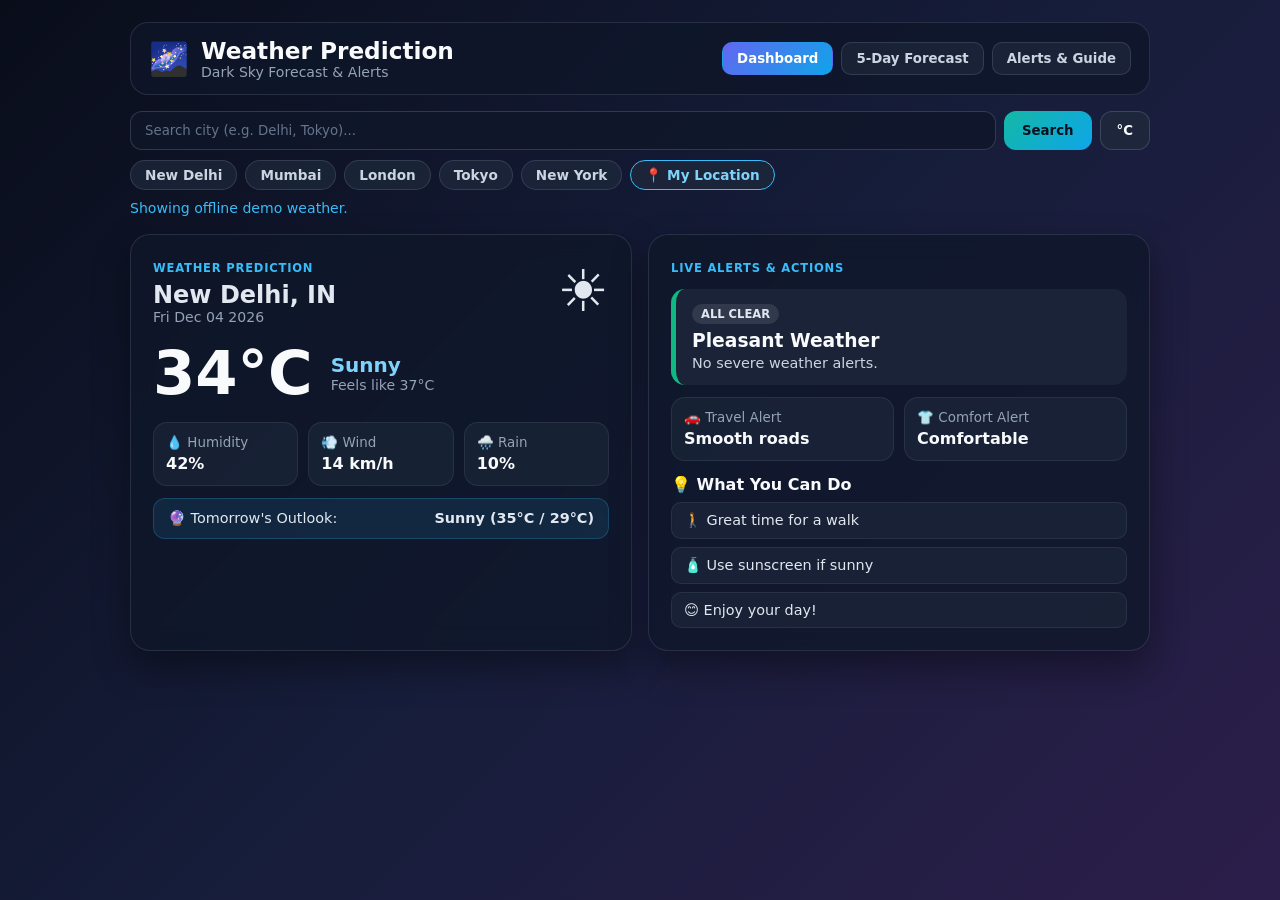
<file: index.html>
<!DOCTYPE html>
<html lang="en">
<head>
  <meta charset="UTF-8" />
  <meta name="viewport" content="width=device-width, initial-scale=1.0" />
  <title>Weather Prediction</title>
  <link rel="stylesheet" href="style.css" />
</head>
<body class="theme-sunny">
  <div class="container">
    <!-- Top Navbar with 3 Pages -->
    <nav class="navbar">
      <div class="brand">
        <span class="logo">🌌</span>
        <div>
          <h1>Weather Prediction</h1>
          <p class="muted">Dark Sky Forecast &amp; Alerts</p>
        </div>
      </div>

      <div class="nav-links">
        <button class="nav-btn active" onclick="openPage('homePage', this)">Dashboard</button>
        <button class="nav-btn" onclick="openPage('forecastPage', this)">5-Day Forecast</button>
        <button class="nav-btn" onclick="openPage('alertsPage', this)">Alerts &amp; Guide</button>
      </div>
    </nav>

    <!-- City Search Bar & Quick Cities -->
    <section class="search-panel">
      <form id="searchForm" class="search-box">
        <input id="cityInput" type="text" placeholder="Search city (e.g. Delhi, Tokyo)..." required />
        <button type="submit" class="btn-primary">Search</button>
        <button type="button" id="unitBtn" class="btn-dark">°C</button>
      </form>

      <div class="quick-cities">
        <button class="chip" data-city="New Delhi">New Delhi</button>
        <button class="chip" data-city="Mumbai">Mumbai</button>
        <button class="chip" data-city="London">London</button>
        <button class="chip" data-city="Tokyo">Tokyo</button>
        <button class="chip" data-city="New York">New York</button>
        <button id="locBtn" class="chip chip-glow">📍 My Location</button>
      </div>
      <p id="statusMsg" class="status"></p>
    </section>

    <!-- PAGE 1: Two-Column Dashboard -->
    <section id="homePage" class="page active">
      <div class="two-columns">
        <!-- Column 1: Weather Prediction -->
        <article class="card">
          <div class="card-head">
            <div>
              <span class="tag">WEATHER PREDICTION</span>
              <h2 id="cityName">--</h2>
              <p id="dateText" class="muted">--</p>
            </div>
            <div id="weatherIcon" class="big-icon">☀️</div>
          </div>

          <div class="temp-row">
            <span id="tempValue" class="temp">--°</span>
            <div>
              <p id="conditionText" class="condition">--</p>
              <p id="feelsLike" class="muted">Feels like --</p>
            </div>
          </div>

          <div class="stats">
            <div class="stat"><span>💧 Humidity</span><strong id="humidity">--%</strong></div>
            <div class="stat"><span>💨 Wind</span><strong id="wind">-- km/h</strong></div>
            <div class="stat"><span>🌧️ Rain</span><strong id="rainChance">--%</strong></div>
          </div>

          <div class="mini-next">
            <span>🔮 Tomorrow's Outlook:</span>
            <strong id="tomorrowText">--</strong>
          </div>
        </article>

        <!-- Column 2: Alert Column & Suggestions -->
        <article class="card">
          <span class="tag">LIVE ALERTS &amp; ACTIONS</span>

          <div id="alertBox" class="alert-box level-safe">
            <span id="alertBadge" class="alert-badge">STATUS</span>
            <h3 id="alertTitle">--</h3>
            <p id="alertDesc">--</p>
          </div>

          <!-- Specific Alert Cards -->
          <div class="specific-alerts">
            <div class="mini-alert"><span>🚗 Travel Alert</span><strong id="travelAlert">--</strong></div>
            <div class="mini-alert"><span>👕 Comfort Alert</span><strong id="comfortAlert">--</strong></div>
          </div>

          <!-- What You Can Do -->
          <div class="suggestions">
            <h3>💡 What You Can Do</h3>
            <ul id="suggestionList"></ul>
          </div>
        </article>
      </div>
    </section>

    <!-- PAGE 2: 5-Day Forecast -->
    <section id="forecastPage" class="page">
      <div class="card">
        <span class="tag">EXTENDED OUTLOOK</span>
        <h2>📅 5-Day Weather Prediction — <span id="forecastCity">--</span></h2>
        <div id="forecastGrid" class="forecast-grid"></div>
      </div>
    </section>

    <!-- PAGE 3: Alerts & Safety Guide -->
    <section id="alertsPage" class="page">
      <div class="card">
        <span class="tag">SAFETY CENTER</span>
        <h2>🚨 Alert Levels &amp; Safety Guide</h2>
        <p class="muted" id="guideSummary">Current city alert summary will appear here.</p>

        <div class="guide-grid">
          <div class="guide-card border-green">
            <h3>🟢 All Clear (Safe)</h3>
            <p>Normal temperatures and low wind. Ideal for walks, travel, and outdoor sports.</p>
          </div>
          <div class="guide-card border-amber">
            <h3>🟡 Advisory (Rain / Cold / Wind)</h3>
            <p>Carry an umbrella, wear warm layers, and drive carefully on wet or windy roads.</p>
          </div>
          <div class="guide-card border-red">
            <h3>🔴 Severe Warning (Heat / Storm)</h3>
            <p>Stay indoors, stay hydrated during heatwaves, and unplug devices during storms.</p>
          </div>
        </div>
      </div>
    </section>
  </div>

  <script src="script.js"></script>
</body>
</html>
</file>
<file: style.css>
* {
  box-sizing: border-box;
  margin: 0;
  padding: 0;
  font-family: "Segoe UI", system-ui, sans-serif;
}

body {
  min-height: 100vh;
  color: #e2e8f0;
  padding: 22px 16px;
  display: flex;
  justify-content: center;
  transition: background 0.6s ease;
}

/* Unique Dark Shades per Weather */
body.theme-sunny  { background: linear-gradient(135deg, #090d1a, #161d3a, #2c1e4a); }
body.theme-cloudy { background: linear-gradient(135deg, #0b111e, #1b2538, #283548); }
body.theme-rainy  { background: linear-gradient(135deg, #06131f, #0d2b3e, #123e52); }
body.theme-storm  { background: linear-gradient(135deg, #0c081c, #1f113d, #311042); }
body.theme-snow   { background: linear-gradient(135deg, #0a1424, #182c47, #223f5e); }

.container {
  width: 100%;
  max-width: 1020px;
  display: flex;
  flex-direction: column;
  gap: 16px;
}

/* Navbar */
.navbar {
  display: flex;
  flex-wrap: wrap;
  justify-content: space-between;
  align-items: center;
  gap: 12px;
  background: rgba(15, 23, 42, 0.78);
  border: 1px solid rgba(148, 163, 184, 0.18);
  border-radius: 18px;
  padding: 14px 18px;
}

.brand { display: flex; align-items: center; gap: 12px; }
.logo { font-size: 2rem; }
.brand h1 { font-size: 1.45rem; color: #f8fafc; }
.muted { color: #94a3b8; font-size: 0.88rem; }

.nav-links { display: flex; gap: 8px; flex-wrap: wrap; }
.nav-btn {
  padding: 8px 14px;
  border-radius: 10px;
  border: 1px solid rgba(148, 163, 184, 0.2);
  background: rgba(30, 41, 59, 0.7);
  color: #cbd5e1;
  font-weight: 600;
  cursor: pointer;
}
.nav-btn.active {
  background: linear-gradient(135deg, #6366f1, #0ea5e9);
  color: #ffffff;
  border-color: transparent;
}

/* Search Bar */
.search-panel { display: flex; flex-direction: column; gap: 10px; }
.search-box { display: flex; gap: 8px; flex-wrap: wrap; }
.search-box input {
  flex: 1;
  min-width: 220px;
  padding: 11px 14px;
  border-radius: 12px;
  border: 1px solid rgba(148, 163, 184, 0.25);
  background: rgba(15, 23, 42, 0.8);
  color: #f8fafc;
  outline: none;
}
.search-box input::placeholder { color: #64748b; }

button { border: none; cursor: pointer; font-weight: 600; transition: 0.2s; }
.btn-primary {
  padding: 11px 18px;
  border-radius: 12px;
  background: linear-gradient(135deg, #14b8a6, #0ea5e9);
  color: #06131f;
}
.btn-dark {
  padding: 11px 16px;
  border-radius: 12px;
  background: rgba(30, 41, 59, 0.9);
  color: #f8fafc;
  border: 1px solid rgba(148, 163, 184, 0.25);
}

.quick-cities { display: flex; flex-wrap: wrap; gap: 8px; }
.chip {
  padding: 6px 14px;
  border-radius: 999px;
  background: rgba(30, 41, 59, 0.75);
  color: #cbd5e1;
  border: 1px solid rgba(148, 163, 184, 0.2);
  font-size: 0.85rem;
}
.chip:hover, .btn-primary:hover, .nav-btn:hover { opacity: 0.9; transform: translateY(-1px); }
.chip-glow { border-color: #38bdf8; color: #7dd3fc; }
.status { font-size: 0.88rem; color: #38bdf8; min-height: 18px; }

/* Multi-Page Switching */
.page { display: none; }
.page.active { display: block; }

/* Two-Column Layout & Cards */
.two-columns {
  display: grid;
  grid-template-columns: 1fr 1fr;
  gap: 16px;
}

.card {
  background: rgba(15, 23, 42, 0.76);
  backdrop-filter: blur(12px);
  border: 1px solid rgba(148, 163, 184, 0.18);
  border-radius: 20px;
  padding: 22px;
  box-shadow: 0 16px 36px rgba(0, 0, 0, 0.38);
}

.tag {
  display: inline-block;
  font-size: 0.72rem;
  letter-spacing: 0.8px;
  color: #38bdf8;
  font-weight: 700;
  margin-bottom: 6px;
}

.card-head { display: flex; justify-content: space-between; align-items: center; }
.big-icon { font-size: 3.6rem; }
.temp-row { display: flex; align-items: center; gap: 18px; margin: 18px 0; }
.temp { font-size: 3.8rem; font-weight: 700; color: #f8fafc; line-height: 1; }
.condition { font-size: 1.25rem; font-weight: 600; color: #7dd3fc; }

.stats { display: grid; grid-template-columns: repeat(3, 1fr); gap: 10px; }
.stat, .mini-alert {
  background: rgba(30, 41, 59, 0.65);
  border: 1px solid rgba(148, 163, 184, 0.12);
  padding: 12px;
  border-radius: 14px;
  display: flex;
  flex-direction: column;
  gap: 4px;
  font-size: 0.84rem;
  color: #94a3b8;
}
.stat strong, .mini-alert strong { font-size: 1rem; color: #f8fafc; }

.mini-next {
  margin-top: 12px;
  padding: 11px 14px;
  border-radius: 12px;
  background: rgba(56, 189, 248, 0.1);
  border: 1px solid rgba(56, 189, 248, 0.22);
  display: flex;
  justify-content: space-between;
  font-size: 0.9rem;
}

/* Alert Column */
.alert-box {
  padding: 14px 16px;
  border-radius: 14px;
  background: rgba(30, 41, 59, 0.75);
  border-left: 5px solid #22c55e;
  margin: 8px 0 12px;
}
.alert-box.level-safe   { border-left-color: #10b981; }
.alert-box.level-warn   { border-left-color: #f59e0b; }
.alert-box.level-danger { border-left-color: #f43f5e; }

.alert-badge {
  display: inline-block;
  font-size: 0.72rem;
  font-weight: 700;
  padding: 3px 9px;
  border-radius: 999px;
  background: rgba(255, 255, 255, 0.1);
  margin-bottom: 6px;
}
.alert-box h3 { color: #f8fafc; margin-bottom: 4px; }
.alert-box p { font-size: 0.9rem; color: #cbd5e1; }

.specific-alerts { display: grid; grid-template-columns: 1fr 1fr; gap: 10px; margin-bottom: 14px; }
.suggestions h3 { font-size: 1rem; margin-bottom: 8px; color: #f8fafc; }
.suggestions ul { list-style: none; display: flex; flex-direction: column; gap: 8px; }
.suggestions li {
  background: rgba(30, 41, 59, 0.65);
  border: 1px solid rgba(148, 163, 184, 0.12);
  padding: 9px 12px;
  border-radius: 10px;
  font-size: 0.9rem;
}

/* Forecast & Guide Pages */
.forecast-grid {
  display: grid;
  grid-template-columns: repeat(5, 1fr);
  gap: 12px;
  margin-top: 16px;
}
.day-card {
  background: rgba(30, 41, 59, 0.7);
  border: 1px solid rgba(148, 163, 184, 0.15);
  border-radius: 14px;
  padding: 16px 10px;
  text-align: center;
  display: flex;
  flex-direction: column;
  gap: 8px;
}
.day-card .icon { font-size: 2rem; }
.day-card .temps { font-weight: 700; color: #7dd3fc; }

.guide-grid { display: grid; grid-template-columns: repeat(3, 1fr); gap: 12px; margin-top: 16px; }
.guide-card {
  background: rgba(30, 41, 59, 0.7);
  border-radius: 14px;
  padding: 16px;
  border-top: 4px solid #10b981;
}
.guide-card h3 { font-size: 1rem; margin-bottom: 6px; }
.guide-card p { font-size: 0.88rem; color: #cbd5e1; }
.border-green { border-top-color: #10b981; }
.border-amber { border-top-color: #f59e0b; }
.border-red   { border-top-color: #f43f5e; }

@media (max-width: 780px) {
  .two-columns, .guide-grid { grid-template-columns: 1fr; }
  .forecast-grid { grid-template-columns: repeat(2, 1fr); }
}
</file>
